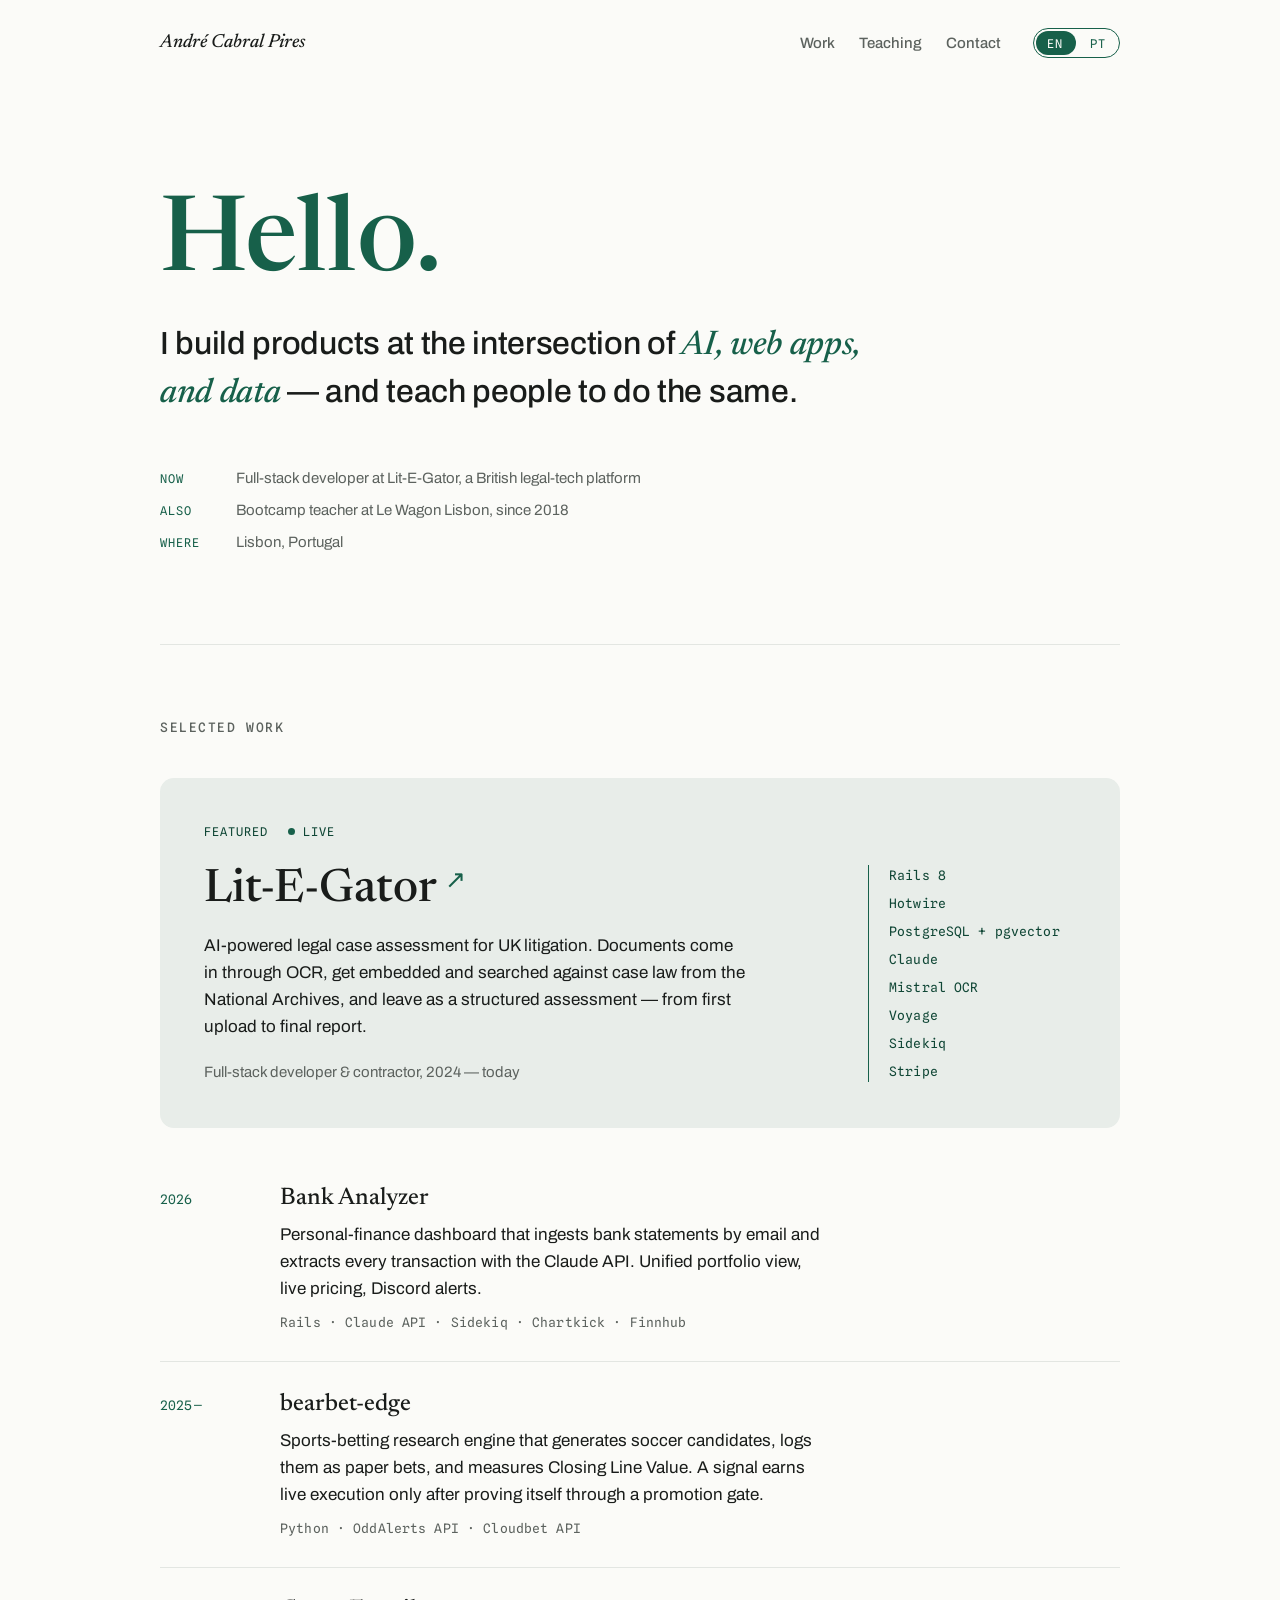
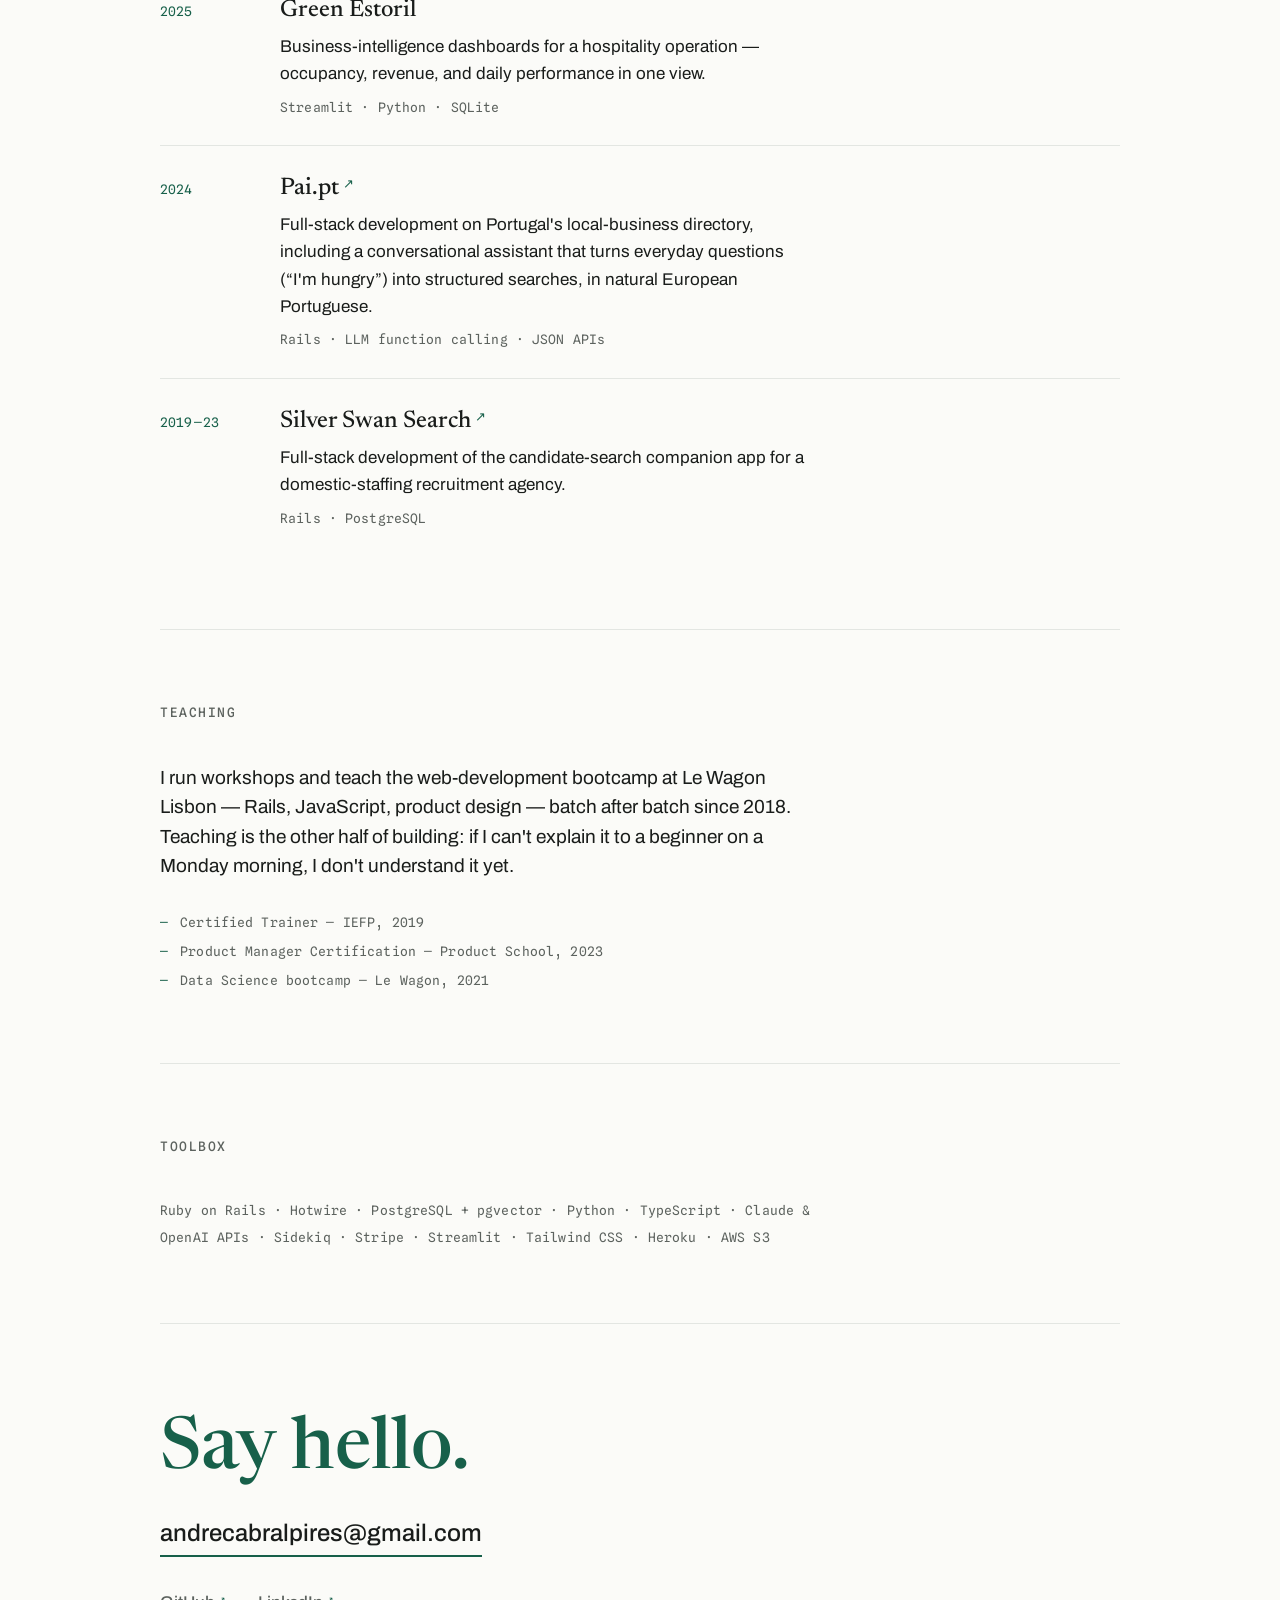
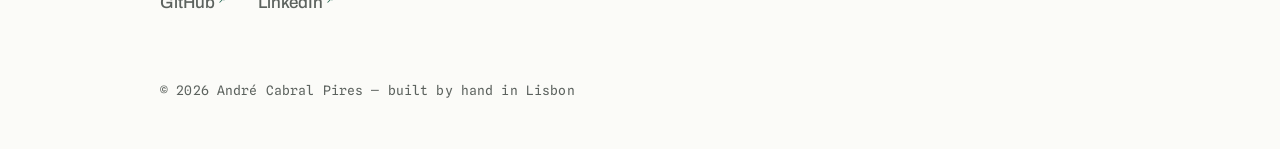
<file: index.html>
<!doctype html>
<html lang="en">
<head>
  <meta charset="utf-8">
  <meta name="viewport" content="width=device-width, initial-scale=1">
  <title>André Cabral Pires — Developer &amp; Teacher</title>
  <meta name="description" content="Full-stack developer in Lisbon building products at the intersection of AI, web apps, and data. Workshop teacher at Le Wagon.">
  <meta property="og:title" content="André Cabral Pires — Developer &amp; Teacher">
  <meta property="og:description" content="Full-stack developer in Lisbon building products at the intersection of AI, web apps, and data.">
  <meta property="og:type" content="website">
  <!-- Swap for the final domain once DNS is live -->
  <meta property="og:url" content="https://apires89.github.io/portfolio/">
  <link rel="canonical" href="https://apires89.github.io/portfolio/">
  <meta property="og:image" content="https://apires89.github.io/portfolio/og.png">
  <meta property="og:image:width" content="1200">
  <meta property="og:image:height" content="630">
  <meta property="og:locale" content="en_US">
  <meta property="og:locale:alternate" content="pt_PT">
  <meta name="twitter:card" content="summary_large_image">
  <meta name="theme-color" content="#FBFBF8" media="(prefers-color-scheme: light)">
  <meta name="theme-color" content="#121614" media="(prefers-color-scheme: dark)">
  <link rel="apple-touch-icon" href="apple-touch-icon.png">
  <link rel="icon" href="data:image/svg+xml,%3Csvg xmlns='http://www.w3.org/2000/svg' viewBox='0 0 32 32'%3E%3Crect width='32' height='32' rx='7' fill='%2317604A'/%3E%3Ctext x='16' y='22' font-family='Georgia,serif' font-size='17' font-style='italic' fill='%23FBFBF8' text-anchor='middle'%3EAp%3C/text%3E%3C/svg%3E">
  <link rel="preconnect" href="https://fonts.googleapis.com">
  <link rel="preconnect" href="https://fonts.gstatic.com" crossorigin>
  <link href="https://fonts.googleapis.com/css2?family=Newsreader:ital,opsz,wght@0,6..72,400..600;1,6..72,400..600&family=Archivo:wght@400;500;600&family=Spline+Sans+Mono:wght@400;500&display=swap" rel="stylesheet">
  <link rel="stylesheet" href="styles.css">
  <script type="application/ld+json">
  {
    "@context": "https://schema.org",
    "@type": "Person",
    "name": "André Cabral Pires",
    "jobTitle": "Full-stack Developer & Teacher",
    "email": "mailto:andrecabralpires@gmail.com",
    "url": "https://apires89.github.io/portfolio/",
    "sameAs": [
      "https://github.com/apires89",
      "https://www.linkedin.com/in/apires89"
    ],
    "address": { "@type": "PostalAddress", "addressLocality": "Lisbon", "addressCountry": "PT" },
    "knowsLanguage": ["pt-PT", "en", "es"]
  }
  </script>
</head>
<body>

<header class="masthead">
  <a class="wordmark" href="#top">André Cabral Pires</a>
  <nav class="masthead-nav" aria-label="Main" data-aria-en="Main" data-aria-pt="Principal">
    <a href="#work" data-en="Work" data-pt="Trabalho">Work</a>
    <a href="#teaching" data-en="Teaching" data-pt="Ensino">Teaching</a>
    <a href="#contact" data-en="Contact" data-pt="Contacto">Contact</a>
  </nav>
  <button class="lang-toggle" id="langToggle" type="button" aria-pressed="false">
    <span class="lang-opt lang-en is-active">EN</span>
    <span class="lang-opt lang-pt">PT</span>
    <span class="lang-thumb" aria-hidden="true"></span>
  </button>
</header>

<main id="top">

  <!-- ============ HERO ============ -->
  <section class="hero">
    <p class="hero-greeting reveal"><span data-en="Hello." data-pt="Olá.">Hello.</span></p>
    <h1 class="hero-statement reveal">
      <span data-en="I build products at the intersection of&#32;" data-pt="Construo produtos na interseção de&#32;">I build products at the intersection of </span><em data-en="AI, web apps, and data" data-pt="IA, aplicações web e dados">AI, web apps, and data</em><span data-en="&#32;— and teach people to do the same." data-pt="&#32;— e ensino pessoas a fazer o mesmo."> — and teach people to do the same.</span>
    </h1>
    <div class="hero-meta reveal">
      <p class="meta-line">
        <span class="meta-label" data-en="Now" data-pt="Agora">Now</span>
        <span data-en="Full-stack developer at Lit-E-Gator, a British legal-tech platform" data-pt="Full-stack developer na Lit-E-Gator, uma plataforma britânica de legal tech">Full-stack developer at Lit-E-Gator, a British legal-tech platform</span>
      </p>
      <p class="meta-line">
        <span class="meta-label" data-en="Also" data-pt="Também">Also</span>
        <span data-en="Bootcamp teacher at Le Wagon Lisbon, since 2018" data-pt="Professor de bootcamp no Le Wagon Lisboa, desde 2018">Bootcamp teacher at Le Wagon Lisbon, since 2018</span>
      </p>
      <p class="meta-line">
        <span class="meta-label" data-en="Where" data-pt="Onde">Where</span>
        <span data-en="Lisbon, Portugal" data-pt="Lisboa, Portugal">Lisbon, Portugal</span>
      </p>
    </div>
  </section>

  <!-- ============ WORK ============ -->
  <section class="work" id="work">
    <h2 class="section-title reveal" data-en="Selected work" data-pt="Trabalho selecionado">Selected work</h2>

    <!-- Featured -->
    <article class="featured reveal">
      <p class="featured-eyebrow">
        <span data-en="Featured" data-pt="Em destaque">Featured</span>
        <span class="live-dot" aria-hidden="true"></span>
        <span class="live-label" data-en="Live" data-pt="No ar">Live</span>
      </p>
      <div class="featured-body">
        <div class="featured-main">
          <h3 class="featured-title"><a href="https://litegator.herokuapp.com" rel="noopener">Lit-E-Gator<span class="title-arrow" aria-hidden="true">&#8599;</span></a></h3>
          <p class="featured-desc" data-en="AI-powered legal case assessment for UK litigation. Documents come in through OCR, get embedded and searched against case law from the National Archives, and leave as a structured assessment — from first upload to final report." data-pt="Avaliação de processos judiciais com IA para contencioso no Reino Unido. Os documentos entram por OCR, são indexados e confrontados com a jurisprudência dos National Archives, e saem como uma avaliação estruturada — do primeiro upload ao relatório final.">AI-powered legal case assessment for UK litigation. Documents come in through OCR, get embedded and searched against case law from the National Archives, and leave as a structured assessment — from first upload to final report.</p>
          <p class="featured-role" data-en="Full-stack developer &amp; contractor, 2024 — today" data-pt="Full-stack developer &amp; contractor, 2024 — hoje">Full-stack developer &amp; contractor, 2024 — today</p>
        </div>
        <ul class="featured-stack mono" aria-label="Stack" data-aria-en="Stack" data-aria-pt="Tecnologias">
          <li>Rails 8</li>
          <li>Hotwire</li>
          <li>PostgreSQL + pgvector</li>
          <li>Claude</li>
          <li>Mistral OCR</li>
          <li>Voyage</li>
          <li>Sidekiq</li>
          <li>Stripe</li>
        </ul>
      </div>
    </article>

    <!-- Index -->
    <div class="project-index">

      <article class="project reveal">
        <p class="project-year mono">2026</p>
        <div class="project-body">
          <h3 class="project-title" data-en="Bank Analyzer" data-pt="Bank Analyzer">Bank Analyzer</h3>
          <p class="project-desc" data-en="Personal-finance dashboard that ingests bank statements by email and extracts every transaction with the Claude API. Unified portfolio view, live pricing, Discord alerts." data-pt="Dashboard de finanças pessoais que recebe extratos bancários por email e extrai cada transação com a Claude API. Vista unificada de portefólio, preços em tempo real, alertas no Discord.">Personal-finance dashboard that ingests bank statements by email and extracts every transaction with the Claude API. Unified portfolio view, live pricing, Discord alerts.</p>
          <p class="project-stack mono">Rails · Claude API · Sidekiq · Chartkick · Finnhub</p>
        </div>
      </article>

      <article class="project reveal">
        <p class="project-year mono">2025&#8202;—</p>
        <div class="project-body">
          <h3 class="project-title" data-en="bearbet-edge" data-pt="bearbet-edge">bearbet-edge</h3>
          <p class="project-desc" data-en="Sports-betting research engine that generates soccer candidates, logs them as paper bets, and measures Closing Line Value. A signal earns live execution only after proving itself through a promotion gate." data-pt="Motor de análise de apostas desportivas que gera candidatos de futebol, regista-os como apostas simuladas e mede o Closing Line Value. Um sinal só ganha execução real depois de provar o seu valor num processo de promoção.">Sports-betting research engine that generates soccer candidates, logs them as paper bets, and measures Closing Line Value. A signal earns live execution only after proving itself through a promotion gate.</p>
          <p class="project-stack mono">Python · OddAlerts API · Cloudbet API</p>
        </div>
      </article>

      <article class="project reveal">
        <p class="project-year mono">2025</p>
        <div class="project-body">
          <h3 class="project-title" data-en="Green Estoril" data-pt="Green Estoril">Green Estoril</h3>
          <p class="project-desc" data-en="Business-intelligence dashboards for a hospitality operation — occupancy, revenue, and daily performance in one view." data-pt="Dashboards de business intelligence para uma operação hoteleira — ocupação, receita e performance diária numa só vista.">Business-intelligence dashboards for a hospitality operation — occupancy, revenue, and daily performance in one view.</p>
          <p class="project-stack mono">Streamlit · Python · SQLite</p>
        </div>
      </article>

      <article class="project reveal">
        <p class="project-year mono">2024</p>
        <div class="project-body">
          <h3 class="project-title"><a href="https://pai.pt" rel="noopener"><span data-en="Pai.pt" data-pt="Pai.pt">Pai.pt</span><span class="title-arrow" aria-hidden="true">&#8599;</span></a></h3>
          <p class="project-desc" data-en="Full-stack development on Portugal's local-business directory, including a conversational assistant that turns everyday questions (&ldquo;I'm hungry&rdquo;) into structured searches, in natural European Portuguese." data-pt="Desenvolvimento full-stack no diretório de serviços pai.pt, incluindo um assistente conversacional que transforma perguntas do dia a dia («tenho fome») em pesquisas estruturadas, em português europeu natural.">Full-stack development on Portugal's local-business directory, including a conversational assistant that turns everyday questions (&ldquo;I'm hungry&rdquo;) into structured searches, in natural European Portuguese.</p>
          <p class="project-stack mono">Rails · LLM function calling · JSON APIs</p>
        </div>
      </article>

      <article class="project reveal">
        <p class="project-year mono">2019&#8202;—&#8202;23</p>
        <div class="project-body">
          <h3 class="project-title"><a href="https://www.silverswanrecruitment.com" rel="noopener"><span data-en="Silver Swan Search" data-pt="Silver Swan Search">Silver Swan Search</span><span class="title-arrow" aria-hidden="true">&#8599;</span></a></h3>
          <p class="project-desc" data-en="Full-stack development of the candidate-search companion app for a domestic-staffing recruitment agency." data-pt="Desenvolvimento full-stack da app de pesquisa de candidatos para uma agência de recrutamento de staff doméstico.">Full-stack development of the candidate-search companion app for a domestic-staffing recruitment agency.</p>
          <p class="project-stack mono">Rails · PostgreSQL</p>
        </div>
      </article>

    </div>
  </section>

  <!-- ============ TEACHING ============ -->
  <section class="teaching" id="teaching">
    <h2 class="section-title reveal" data-en="Teaching" data-pt="Ensino">Teaching</h2>
    <div class="teaching-body reveal">
      <p class="teaching-lead" data-en="I run workshops and teach the web-development bootcamp at Le Wagon Lisbon — Rails, JavaScript, product design — batch after batch since 2018. Teaching is the other half of building: if I can't explain it to a beginner on a Monday morning, I don't understand it yet." data-pt="Dou workshops e aulas no bootcamp de web development no Le Wagon Lisboa — Rails, JavaScript, product design — batch após batch desde 2018. Ensinar é a outra metade de construir: se não consigo explicá-lo a um iniciante numa segunda de manhã, ainda não o percebi.">I run workshops and teach the web-development bootcamp at Le Wagon Lisbon — Rails, JavaScript, product design — batch after batch since 2018. Teaching is the other half of building: if I can't explain it to a beginner on a Monday morning, I don't understand it yet.</p>
      <ul class="credentials mono">
        <li data-en="Certified Trainer — IEFP, 2019" data-pt="Formador Certificado — IEFP, 2019">Certified Trainer — IEFP, 2019</li>
        <li data-en="Product Manager Certification — Product School, 2023" data-pt="Certificação de Product Manager — Product School, 2023">Product Manager Certification — Product School, 2023</li>
        <li data-en="Data Science bootcamp — Le Wagon, 2021" data-pt="Bootcamp de Data Science — Le Wagon, 2021">Data Science bootcamp — Le Wagon, 2021</li>
      </ul>
    </div>
  </section>

  <!-- ============ TOOLBOX ============ -->
  <section class="toolbox" id="toolbox">
    <h2 class="section-title reveal" data-en="Toolbox" data-pt="Ferramentas">Toolbox</h2>
    <p class="toolbox-list mono reveal">Ruby on Rails · Hotwire · PostgreSQL + pgvector · Python · TypeScript · Claude &amp; OpenAI APIs · Sidekiq · Stripe · Streamlit · Tailwind CSS · Heroku · AWS S3</p>
  </section>

  <!-- ============ CONTACT ============ -->
  <footer class="contact" id="contact">
    <h2 class="contact-greeting reveal"><span data-en="Say hello." data-pt="Diz olá.">Say hello.</span></h2>
    <a class="contact-email reveal" href="mailto:andrecabralpires@gmail.com">andrecabralpires@gmail.com</a>
    <ul class="contact-links reveal">
      <li><a href="https://github.com/apires89" rel="me noopener">GitHub<span class="title-arrow" aria-hidden="true">&#8599;</span></a></li>
      <li><a href="https://www.linkedin.com/in/apires89" rel="me noopener">LinkedIn<span class="title-arrow" aria-hidden="true">&#8599;</span></a></li>
    </ul>
    <p class="colophon mono">
      <span data-en="© 2026 André Cabral Pires — built by hand in Lisbon" data-pt="© 2026 André Cabral Pires — feito à mão em Lisboa">© 2026 André Cabral Pires — built by hand in Lisbon</span>
    </p>
  </footer>

</main>

<script src="script.js"></script>
</body>
</html>
</file>
<file: styles.css>
/* ============================================================
   André Cabral Pires — portfolio
   Tokens
   ============================================================ */
:root {
  --paper: #FBFBF8;
  --ink: #191C1A;
  --gator: #17604A;
  --gator-deep: #0F4635;
  --graphite: #5C625E;
  --mist: #E8EDE9;
  --hairline: #E3E6E2;

  --font-display: "Newsreader", Georgia, "Times New Roman", serif;
  --font-body: "Archivo", "Helvetica Neue", Arial, sans-serif;
  --font-mono: "Spline Sans Mono", "SF Mono", Menlo, monospace;

  --measure: 34rem;
  --gutter: clamp(1.25rem, 5vw, 4rem);

  color-scheme: light;
}

@media screen and (prefers-color-scheme: dark) {
  :root {
    --paper: #121614;
    --ink: #EDEFEA;
    --gator: #63C39E;
    --gator-deep: #96D9BE;
    --graphite: #9AA39D;
    --mist: #1C2320;
    --hairline: #262D28;

    color-scheme: dark;
  }
}

/* ============================================================
   Base
   ============================================================ */
*,
*::before,
*::after {
  box-sizing: border-box;
  margin: 0;
  padding: 0;
}

html {
  scroll-behavior: smooth;
}

body {
  background: var(--paper);
  color: var(--ink);
  font-family: var(--font-body);
  font-size: 1.0625rem;
  line-height: 1.6;
  -webkit-font-smoothing: antialiased;
  max-width: 68rem;
  margin: 0 auto;
  padding: 0 var(--gutter);
}

a {
  color: inherit;
  text-decoration: none;
}

a:focus-visible,
button:focus-visible {
  outline: 2px solid var(--gator);
  outline-offset: 3px;
  border-radius: 2px;
}

ul {
  list-style: none;
}

::selection {
  background: var(--gator);
  color: var(--paper);
}

.mono {
  font-family: var(--font-mono);
  font-size: 0.8125rem;
  letter-spacing: 0.01em;
}

/* Language crossfade: the whole page content fades during the swap.
   Container-level so it never fights per-element transitions. */
main,
.masthead {
  transition: opacity 200ms ease;
}

body.lang-switching main,
body.lang-switching .masthead {
  opacity: 0;
}

/* ============================================================
   Masthead
   ============================================================ */
.masthead {
  display: flex;
  align-items: center;
  gap: 2rem;
  padding: 1.75rem 0;
}

.wordmark {
  font-family: var(--font-display);
  font-style: italic;
  font-size: 1.1875rem;
  font-weight: 500;
  margin-right: auto;
  white-space: nowrap;
}

.masthead-nav {
  display: flex;
  gap: 1.5rem;
}

.masthead-nav a {
  font-size: 0.9375rem;
  font-weight: 500;
  color: var(--graphite);
  transition: color 150ms ease;
}

.masthead-nav a:hover {
  color: var(--gator);
}

/* --- Language toggle: the signature element --- */
.lang-toggle {
  position: relative;
  display: inline-flex;
  border: 1px solid var(--gator);
  border-radius: 999px;
  background: transparent;
  padding: 0;
  cursor: pointer;
  font-family: var(--font-mono);
  font-size: 0.75rem;
  letter-spacing: 0.06em;
}

.lang-opt {
  position: relative;
  z-index: 1;
  padding: 0.4rem 0.85rem;
  color: var(--gator);
  transition: color 220ms ease;
}

.lang-opt.is-active {
  color: var(--paper);
}

.lang-thumb {
  position: absolute;
  top: 2px;
  bottom: 2px;
  left: 2px;
  width: calc(50% - 2px);
  border-radius: 999px;
  background: var(--gator);
  transition: transform 220ms cubic-bezier(0.3, 0.7, 0.3, 1);
}

.lang-toggle.pt-active .lang-thumb {
  transform: translateX(100%);
}

/* ============================================================
   Hero
   ============================================================ */
.hero {
  padding: clamp(4rem, 12vh, 8rem) 0 clamp(4rem, 10vh, 7rem);
}

.hero-greeting {
  font-family: var(--font-display);
  font-size: clamp(3.5rem, 9vw, 6.5rem);
  font-weight: 500;
  line-height: 1;
  color: var(--gator);
  margin-bottom: 1.5rem;
}

.hero-statement {
  font-size: clamp(1.375rem, 3.2vw, 2rem);
  font-weight: 500;
  line-height: 1.35;
  max-width: 44rem;
  letter-spacing: -0.01em;
}

.hero-statement em {
  font-family: var(--font-display);
  font-style: italic;
  font-weight: 500;
  font-size: 1.06em;
  color: var(--gator);
}

.hero-meta {
  margin-top: 3rem;
  display: grid;
  gap: 0.5rem;
}

.meta-line {
  display: flex;
  gap: 1.25rem;
  align-items: baseline;
  color: var(--graphite);
  font-size: 0.9375rem;
}

.meta-label {
  font-family: var(--font-mono);
  font-size: 0.75rem;
  letter-spacing: 0.08em;
  text-transform: uppercase;
  color: var(--gator);
  min-width: 3.5rem;
}

/* ============================================================
   Section shell
   ============================================================ */
.section-title {
  font-family: var(--font-mono);
  font-size: 0.8125rem;
  font-weight: 500;
  letter-spacing: 0.12em;
  text-transform: uppercase;
  color: var(--graphite);
  margin-bottom: 2.5rem;
}

.work,
.teaching {
  padding: clamp(3rem, 8vh, 5.5rem) 0;
  border-top: 1px solid var(--hairline);
}

/* ============================================================
   Featured project
   ============================================================ */
.featured {
  background: var(--mist);
  border-radius: 14px;
  padding: clamp(1.5rem, 4vw, 2.75rem);
  margin-bottom: 3.5rem;
}

.featured-eyebrow {
  display: flex;
  align-items: center;
  gap: 0.5rem;
  font-family: var(--font-mono);
  font-size: 0.75rem;
  letter-spacing: 0.08em;
  text-transform: uppercase;
  color: var(--gator-deep);
  margin-bottom: 1.5rem;
}

.live-dot {
  width: 7px;
  height: 7px;
  border-radius: 50%;
  background: var(--gator);
  margin-left: 0.75rem;
  animation: pulse 2.4s ease-in-out infinite;
}

@keyframes pulse {
  0%, 100% { opacity: 1; }
  50% { opacity: 0.35; }
}

.featured-body {
  display: grid;
  grid-template-columns: minmax(0, 1fr) 13rem;
  gap: 2.5rem;
}

.featured-title {
  font-family: var(--font-display);
  font-size: clamp(2rem, 4.5vw, 2.875rem);
  font-weight: 500;
  line-height: 1.1;
  margin-bottom: 1rem;
}

.featured-title a {
  transition: color 150ms ease;
}

.featured-title a:hover {
  color: var(--gator);
}

.title-arrow {
  display: inline-block;
  font-size: 0.55em;
  vertical-align: 0.5em;
  margin-left: 0.3em;
  color: var(--gator);
  transition: transform 150ms ease;
}

a:hover .title-arrow {
  transform: translate(2px, -2px);
}

.featured-desc {
  max-width: var(--measure);
  margin-bottom: 1.25rem;
}

.featured-role {
  font-size: 0.9375rem;
  color: var(--graphite);
}

.featured-stack {
  display: flex;
  flex-direction: column;
  gap: 0.45rem;
  color: var(--gator-deep);
  border-left: 1px solid var(--gator);
  padding-left: 1.25rem;
  align-self: start;
}

/* ============================================================
   Project index
   ============================================================ */
.project {
  display: grid;
  grid-template-columns: 6rem minmax(0, 1fr);
  gap: 1.5rem;
  padding: 1.75rem 0;
  border-top: 1px solid var(--hairline);
}

.project:first-child {
  border-top: none;
  padding-top: 0;
}

.project-year {
  color: var(--gator);
  padding-top: 0.3rem;
}

.project-title {
  font-family: var(--font-display);
  font-size: 1.5rem;
  font-weight: 500;
  line-height: 1.2;
  margin-bottom: 0.5rem;
  transition: color 150ms ease;
}

.project:hover .project-title {
  color: var(--gator);
}

.project-desc {
  max-width: var(--measure);
  color: var(--ink);
  margin-bottom: 0.6rem;
}

.project-stack {
  color: var(--graphite);
}

/* ============================================================
   Teaching
   ============================================================ */
.teaching-lead {
  font-size: 1.1875rem;
  line-height: 1.55;
  max-width: 40rem;
  margin-bottom: 2rem;
}

.credentials {
  display: grid;
  gap: 0.5rem;
  color: var(--graphite);
}

.credentials li::before {
  content: "—";
  color: var(--gator);
  margin-right: 0.75rem;
}

/* ============================================================
   Toolbox
   ============================================================ */
.toolbox {
  padding: clamp(3rem, 8vh, 5.5rem) 0;
  border-top: 1px solid var(--hairline);
}

.toolbox-list {
  color: var(--graphite);
  line-height: 2.1;
  max-width: 44rem;
}

/* ============================================================
   Contact / footer
   ============================================================ */
.contact {
  padding: clamp(4rem, 10vh, 7rem) 0 3rem;
  border-top: 1px solid var(--hairline);
}

.contact-greeting {
  font-family: var(--font-display);
  font-size: clamp(2.5rem, 6.5vw, 4.5rem);
  font-weight: 500;
  line-height: 1.05;
  color: var(--gator);
  margin-bottom: 1.5rem;
}

.contact-email {
  display: inline-block;
  font-size: clamp(1.125rem, 2.6vw, 1.5rem);
  font-weight: 500;
  border-bottom: 2px solid var(--gator);
  padding-bottom: 0.15rem;
  transition: color 150ms ease;
}

.contact-email:hover {
  color: var(--gator);
}

.contact-links {
  display: flex;
  gap: 2rem;
  margin-top: 2rem;
}

.contact-links a {
  font-weight: 500;
  color: var(--graphite);
  transition: color 150ms ease;
}

.contact-links a:hover {
  color: var(--gator);
}

.colophon {
  margin-top: 4rem;
  color: var(--graphite);
}

/* ============================================================
   Reveal on load / scroll
   Hidden start state only applies under html.js (added by
   script.js), so the page is fully visible without JavaScript.
   ============================================================ */
html.js .reveal {
  opacity: 0;
  transform: translateY(14px);
  transition: opacity 600ms ease, transform 600ms ease;
}

html.js .reveal.is-visible {
  opacity: 1;
  transform: none;
}

/* Keep the hover color transition: the .reveal shorthand above
   would otherwise drop it from this element. */
html.js .contact-email.reveal {
  transition: opacity 600ms ease, transform 600ms ease, color 150ms ease;
}

@media (prefers-reduced-motion: reduce) {
  html {
    scroll-behavior: auto;
  }
  html.js .reveal {
    opacity: 1;
    transform: none;
    transition: none;
  }
  .live-dot {
    animation: none;
  }
  main,
  .masthead {
    transition: none;
  }
}

/* ============================================================
   Responsive
   ============================================================ */
@media (max-width: 47rem) {
  .featured-body {
    grid-template-columns: 1fr;
    gap: 1.75rem;
  }

  .featured-stack {
    flex-direction: row;
    flex-wrap: wrap;
    gap: 0.4rem 1rem;
    border-left: none;
    padding-left: 0;
    border-top: 1px solid var(--gator);
    padding-top: 1.25rem;
  }
}

/* ============================================================
   Print — reads like a one-page CV
   ============================================================ */
@media print {
  body {
    max-width: none;
    padding: 0;
    font-size: 11pt;
  }

  .lang-toggle,
  .masthead-nav,
  .live-dot,
  .title-arrow {
    display: none;
  }

  html.js .reveal {
    opacity: 1 !important;
    transform: none !important;
    transition: none !important;
  }

  .hero {
    padding: 1.5rem 0;
  }

  .featured {
    background: none;
    border: 1px solid var(--hairline);
  }

  .featured,
  .project {
    break-inside: avoid;
  }

  .featured-title a[href]::after,
  .project-title a[href]::after,
  .contact-links a[href]::after {
    content: " — " attr(href);
    font-family: var(--font-mono);
    font-size: 0.7em;
    color: var(--graphite);
  }
}

@media (max-width: 40rem) {
  .masthead {
    flex-wrap: wrap;
    gap: 1rem 1.25rem;
  }

  .masthead-nav {
    order: 3;
    width: 100%;
    gap: 1.25rem;
  }

  .project {
    grid-template-columns: 1fr;
    gap: 0.4rem;
  }

  .project-year {
    padding-top: 0;
  }

  .meta-line {
    flex-direction: column;
    gap: 0.1rem;
    margin-bottom: 0.6rem;
  }
}
</file>
